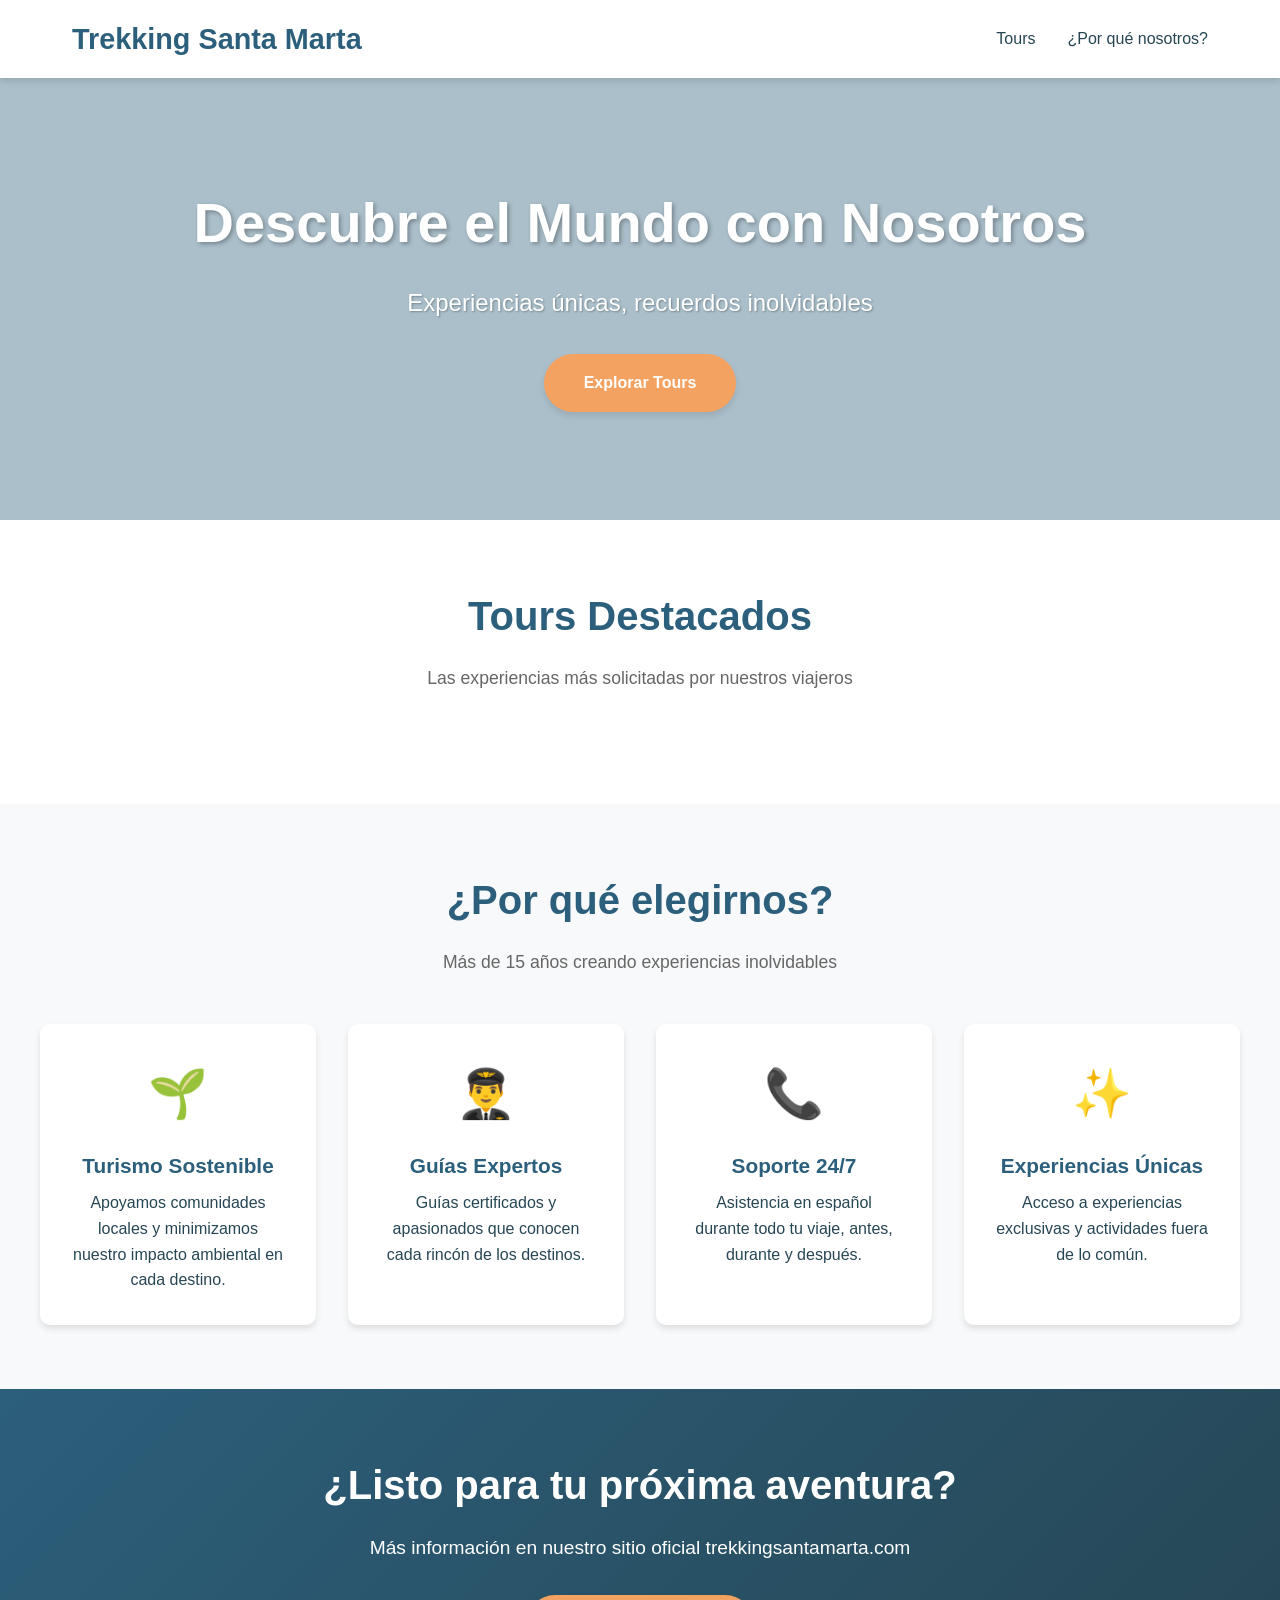
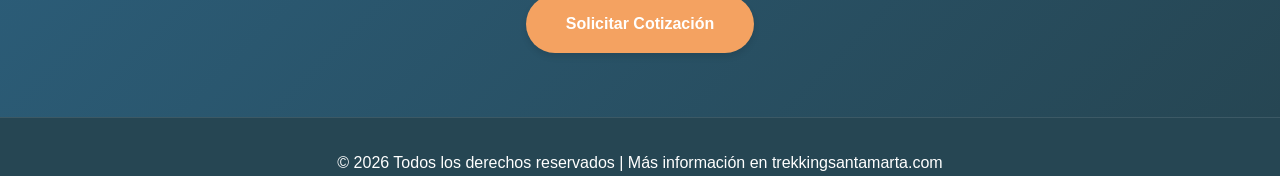
<file: catalogo.html>
<!DOCTYPE html>
<html lang="es">
<head>
    <meta charset="UTF-8">
    <meta name="viewport" content="width=device-width, initial-scale=1.0">
    <title>Explora Mundos - Catálogo de Tours 2024</title>
    <style>
        * {
            margin: 0;
            padding: 0;
            box-sizing: border-box;
        }

        :root {
            --primary-color: #2c5f7c;
            --secondary-color: #f4a261;
            --accent-color: #e76f51;
            --text-dark: #264653;
            --text-light: #ffffff;
            --bg-light: #f8f9fa;
            --shadow: 0 4px 6px rgba(0, 0, 0, 0.1);
            --shadow-hover: 0 8px 16px rgba(0, 0, 0, 0.15);
        }

        body {
            font-family: 'Segoe UI', Tahoma, Geneva, Verdana, sans-serif;
            line-height: 1.6;
            color: var(--text-dark);
        }

        /* Header */
        header {
            background: var(--text-light);
            box-shadow: var(--shadow);
            position: fixed;
            width: 100%;
            top: 0;
            z-index: 1000;
        }

        nav {
            max-width: 1200px;
            margin: 0 auto;
            padding: 1rem 2rem;
            display: flex;
            justify-content: space-between;
            align-items: center;
        }

        .logo {
            font-size: 1.8rem;
            font-weight: bold;
            color: var(--primary-color);
            text-decoration: none;
        }

        .nav-links {
            display: flex;
            list-style: none;
            gap: 2rem;
        }

        .nav-links a {
            text-decoration: none;
            color: var(--text-dark);
            font-weight: 500;
            transition: color 0.3s;
        }

        .nav-links a:hover {
            color: var(--primary-color);
        }

        /* Hero Section */
        .hero {
            height: 50vh;
            background: linear-gradient(rgba(44, 95, 124, 0.4), rgba(44, 95, 124, 0.4)),
                        url('https://images.unsplash.com/photo-1488646953014-85cb44e25828?w=1600') center/cover;
            display: flex;
            align-items: center;
            justify-content: center;
            text-align: center;
            color: var(--text-light);
            margin-top: 70px;
        }

        .hero-content h1 {
            font-size: 3.5rem;
            margin-bottom: 1rem;
            text-shadow: 2px 2px 4px rgba(0, 0, 0, 0.3);
        }

        .hero-content p {
            font-size: 1.5rem;
            margin-bottom: 2rem;
            text-shadow: 1px 1px 2px rgba(0, 0, 0, 0.3);
        }

        .btn {
            display: inline-block;
            padding: 1rem 2.5rem;
            background: var(--secondary-color);
            color: var(--text-light);
            text-decoration: none;
            border-radius: 50px;
            font-weight: bold;
            transition: all 0.3s;
            box-shadow: var(--shadow);
        }

        .btn:hover {
            background: var(--accent-color);
            transform: translateY(-2px);
            box-shadow: var(--shadow-hover);
        }

        /* Tours Section */
        .tours-section {
            max-width: 1200px;
            margin: 4rem auto;
            padding: 0 2rem;
        }

        .section-title {
            text-align: center;
            font-size: 2.5rem;
            color: var(--primary-color);
            margin-bottom: 1rem;
        }

        .section-subtitle {
            text-align: center;
            color: #666;
            margin-bottom: 3rem;
            font-size: 1.1rem;
        }

        .tours-grid {
            display: grid;
            grid-template-columns: 1fr;
            gap: 2rem;
            margin-bottom: 3rem;
        }

        .tour-card {
            background: var(--text-light);
            border-radius: 15px;
            overflow: hidden;
            box-shadow: var(--shadow);
            transition: all 0.3s;
            cursor: pointer;
            display: flex;
            flex-direction: column;
        }

        .tour-card:hover {
            transform: translateY(-10px);
            box-shadow: var(--shadow-hover);
        }

        .tour-image {
            width: 100%;
            height: 250px;
            object-fit: cover;
        }

        .tour-content {
            padding: 1.5rem;
            display: flex;
            flex-direction: column;
            flex: 1;
        }

        .tour-title {
            font-size: 1.5rem;
            color: var(--primary-color);
            margin-bottom: 0.5rem;
        }

        .tour-description {
            color: #666;
            font-size: 0.95rem;
            margin-bottom: 1rem;
        }

        .tour-meta {
            display: flex;
            justify-content: space-around;
            align-items: center;
            margin-bottom: 1rem;
            flex-wrap: wrap;
            gap: 0.5rem;
            
        }

        .meta-item {
            display: flex;
            align-items: center;
            gap: 0.3rem;
            font-size: 1rem;
            color: #000000;
            font-weight: 500;
        }

        /* Features Section */
        .features-section {
            background: var(--bg-light);
            padding: 4rem 2rem;
        }

        .features-grid {
            max-width: 1200px;
            margin: 0 auto;
            display: grid;
            grid-template-columns: 1fr;
            gap: 2rem;
            margin-top: 3rem;
        }

        .feature-card {
            text-align: center;
            padding: 2rem;
            background: var(--text-light);
            border-radius: 10px;
            box-shadow: var(--shadow);
        }

        .feature-icon {
            font-size: 3rem;
            margin-bottom: 1rem;
        }

        .feature-title {
            font-size: 1.3rem;
            color: var(--primary-color);
            margin-bottom: 0.5rem;
        }

        /* CTA Section */
        .cta-section {
            background: linear-gradient(135deg, var(--primary-color), var(--text-dark));
            color: var(--text-light);
            text-align: center;
            padding: 4rem 2rem;
        }

        .cta-section h2 {
            font-size: 2.5rem;
            margin-bottom: 1rem;
        }

        .cta-section p {
            font-size: 1.2rem;
            margin-bottom: 2rem;
        }

        /* Footer */
        footer {
            background: var(--text-dark);
            color: var(--text-light);
        }

        .footer-bottom {
            text-align: center;
            padding-top: 2rem;
            border-top: 1px solid rgba(255, 255, 255, 0.1);
        }

        /* Modal */
        .modal-overlay {
            display: none;
            position: fixed;
            inset: 0;
            background: rgba(0, 0, 0, 0.6);
            z-index: 2000;
            justify-content: center;
            align-items: center;
            padding: 2rem;
        }

        .modal-overlay.active {
            display: flex;
        }

        .modal-container {
            background: var(--text-light);
            border-radius: 15px;
            max-width: 800px;
            width: 100%;
            max-height: 85vh;
            overflow-y: auto;
            position: relative;
            animation: modalIn 0.3s ease;
        }

        @keyframes modalIn {
            from { opacity: 0; transform: scale(0.95) translateY(10px); }
            to { opacity: 1; transform: scale(1) translateY(0); }
        }

        .modal-close {
            position: absolute;
            top: 1rem;
            right: 1rem;
            background: none;
            border: none;
            font-size: 1.8rem;
            cursor: pointer;
            color: var(--text-dark);
            z-index: 10;
            width: 36px;
            height: 36px;
            display: flex;
            align-items: center;
            justify-content: center;
            border-radius: 50%;
            transition: background 0.2s;
        }

        .modal-close:hover {
            background: rgba(0, 0, 0, 0.1);
        }

        .modal-info {
            padding: 1.5rem 2rem 2rem;
            border-top: 1px solid #eee;
        }

        .modal-title {
            font-size: 1.8rem;
            color: var(--primary-color);
            margin-bottom: 0.5rem;
        }

        .modal-description {
            color: #666;
            font-size: 1rem;
            line-height: 1.6;
            margin-bottom: 1rem;
        }

        .modal-meta {
            display: flex;
            gap: 1.5rem;
            flex-wrap: wrap;
            margin-bottom: 1.5rem;
        }

        .modal-gallery {
            padding: 1.5rem 2rem 0;
        }

        .modal-gallery-grid {
            display: grid;
            grid-template-columns: repeat(2, 1fr);
            gap: 0.8rem;
        }

        .modal-gallery-grid img {
            width: 100%;
            height: 180px;
            object-fit: cover;
            border-radius: 10px;
            transition: transform 0.3s, box-shadow 0.3s;
        }

        .modal-gallery-grid img:hover {
            transform: scale(1.03);
            box-shadow: var(--shadow-hover);
        }

        button.btn {
            border: none;
            cursor: pointer;
            font-size: inherit;
            font-family: inherit;
        }

        .btn-details {
            margin-top: auto;
        }

        /* Responsive */
        @media (min-width: 600px) {
            .tours-grid {
                grid-template-columns: repeat(2, 1fr);
            }

            .features-grid {
                grid-template-columns: repeat(2, 1fr);
            }
        }

        @media (min-width: 900px) {
            .tours-grid {
                grid-template-columns: repeat(3, 1fr);
            }

            .features-grid {
                grid-template-columns: repeat(4, 1fr);
            }
        }

        @media (max-width: 768px) {
            .hero-content h1 {
                font-size: 2.5rem;
            }

            .hero-content p {
                font-size: 1.2rem;
            }

            .section-title {
                font-size: 2rem;
            }

            .cta-section h2 {
                font-size: 2rem;
            }
        }

        @media (max-width: 480px) {
            .nav-links {
                display: none;
            }

            nav {
                padding: 0.8rem 1rem;
            }

            .logo {
                font-size: 1.4rem;
            }

            .hero {
                height: 40vh;
                margin-top: 56px;
            }

            .hero-content h1 {
                font-size: 1.8rem;
            }

            .hero-content p {
                font-size: 1rem;
                margin-bottom: 1.5rem;
            }

            .btn {
                padding: 0.8rem 2rem;
                font-size: 0.95rem;
            }

            .tours-section,
            .features-section {
                padding: 0 1rem;
            }

            .tours-section {
                margin: 2rem auto;
            }

            .section-title {
                font-size: 1.6rem;
            }

            .section-subtitle {
                font-size: 0.95rem;
                margin-bottom: 2rem;
            }

            .tour-image {
                height: 200px;
            }

            .tour-content {
                padding: 1.2rem;
            }

            .tour-title {
                font-size: 1.3rem;
            }

            .tour-meta {
                flex-direction: column;
                align-items: flex-start;
            }

            .features-section {
                padding: 2.5rem 1rem;
            }

            .feature-card {
                padding: 1.5rem;
            }

            .feature-icon {
                font-size: 2.5rem;
            }

            .feature-title {
                font-size: 1.1rem;
            }

            .cta-section {
                padding: 2.5rem 1rem;
            }

            .cta-section h2 {
                font-size: 1.6rem;
            }

            .cta-section p {
                font-size: 1rem;
            }

            .footer-bottom {
                padding: 1.5rem 1rem;
            }

            .footer-bottom p {
                font-size: 0.85rem;
            }

            .modal-overlay {
                padding: 0;
                align-items: flex-end;
            }

            .modal-container {
                border-radius: 15px 15px 0 0;
                max-height: 92vh;
            }

            .modal-gallery {
                padding: 1rem 1rem 0;
            }

            .modal-gallery-grid img {
                height: 140px;
            }

            .modal-info {
                padding: 1.2rem 1rem 1.5rem;
                text-align: center;
            }

            .modal-title {
                font-size: 1.4rem;
            }

            .modal-description {
                font-size: 0.9rem;
            }

            .modal-meta {
                justify-content: center;
                gap: 1rem;
            }

            .modal-info .btn {
                display: block;
                width: 100%;
            }

            .modal-close {
                width: 32px;
                height: 32px;
                font-size: 1.5rem;
                top: 0.8rem;
                right: 0.8rem;
            }
        }

        @media (hover: none) {
            .tour-card:hover {
                transform: none;
            }

            .modal-gallery-grid img:hover {
                transform: none;
                box-shadow: none;
            }

            .btn:hover {
                transform: none;
            }
        }
    </style>
</head>
<body>
    <!-- Header -->
    <header>
        <nav>
            <a href="#" class="logo">Trekking Santa Marta</a>
            <ul class="nav-links">
                <li><a href="#tours">Tours</a></li>
                <li><a href="#features">¿Por qué nosotros?</a></li>
            </ul>
        </nav>
    </header>

    <!-- Hero Section -->
    <section class="hero">
        <div class="hero-content">
            <h1>Descubre el Mundo con Nosotros</h1>
            <p>Experiencias únicas, recuerdos inolvidables</p>
            <a href="#tours" class="btn">Explorar Tours</a>
        </div>
    </section>

    <!-- Tours Section -->
    <section class="tours-section" id="tours">
        <h2 class="section-title">Tours Destacados</h2>
        <p class="section-subtitle">Las experiencias más solicitadas por nuestros viajeros</p>
        
        <div class="tours-grid">
            <!-- Los tours se generan dinámicamente mediante tours.js -->
        </div>
    </section>

    <!-- Features Section -->
    <section class="features-section" id="features">
        <h2 class="section-title">¿Por qué elegirnos?</h2>
        <p class="section-subtitle">Más de 15 años creando experiencias inolvidables</p>
        
        <div class="features-grid">
            <div class="feature-card">
                <div class="feature-icon">🌱</div>
                <h3 class="feature-title">Turismo Sostenible</h3>
                <p>Apoyamos comunidades locales y minimizamos nuestro impacto ambiental en cada destino.</p>
            </div>

            <div class="feature-card">
                <div class="feature-icon">👨‍✈️</div>
                <h3 class="feature-title">Guías Expertos</h3>
                <p>Guías certificados y apasionados que conocen cada rincón de los destinos.</p>
            </div>

            <div class="feature-card">
                <div class="feature-icon">📞</div>
                <h3 class="feature-title">Soporte 24/7</h3>
                <p>Asistencia en español durante todo tu viaje, antes, durante y después.</p>
            </div>

            <div class="feature-card">
                <div class="feature-icon">✨</div>
                <h3 class="feature-title">Experiencias Únicas</h3>
                <p>Acceso a experiencias exclusivas y actividades fuera de lo común.</p>
            </div>
        </div>
    </section>

    <!-- CTA Section -->
    <section class="cta-section">
        <h2>¿Listo para tu próxima aventura?</h2>
        <p>Más información en nuestro sitio oficial trekkingsantamarta.com</p>
        <a href="https://trekkingsantamarta.com" class="btn">Solicitar Cotización</a>
    </section>

    <!-- Footer -->
    <footer id="contacto">
        <div class="footer-bottom">
            <p>&copy; 2026 Todos los derechos reservados | Más información en trekkingsantamarta.com</p>
        </div>
    </footer>
    <!-- Modal Detalles del Tour -->
    <div class="modal-overlay" id="tourModal">
        <div class="modal-container">
            <button class="modal-close" id="modalClose">&times;</button>
            <div class="modal-gallery">
                <div class="modal-gallery-grid" id="modalGallery"></div>
            </div>
            <div class="modal-info">
                <h2 class="modal-title" id="modalTitle"></h2>
                <p class="modal-description" id="modalDescription"></p>
                <div class="modal-meta" id="modalMeta"></div>
                <a href="#" class="btn">Reservar Ahora</a>
            </div>
        </div>
    </div>

    <script src="tours.js"></script>
</body>
</html>
</file>
